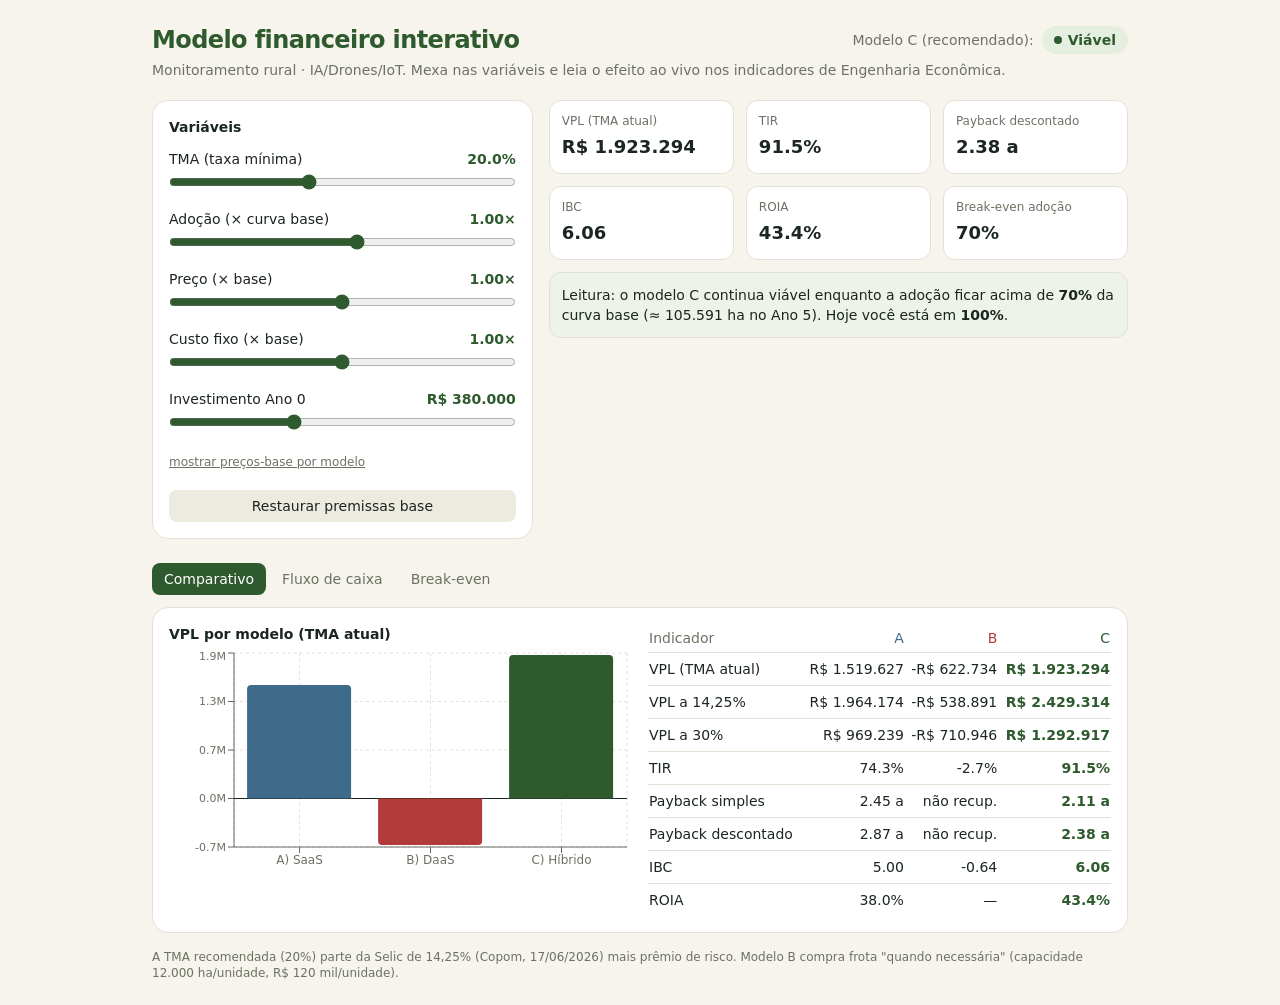
<file: site/index.html>
<!doctype html>
<html lang="pt-BR">
<head><meta charset="UTF-8"/><meta name="viewport" content="width=device-width, initial-scale=1.0"/>
<title>Modelo Financeiro Interativo — Monitoramento Rural</title>  <script type="module" crossorigin src="./assets/index-D7W9AQQH.js"></script>
  <link rel="stylesheet" crossorigin href="./assets/index-fCm2UwLn.css">
</head>
<body><div id="root"></div></body>
</html>
</file>
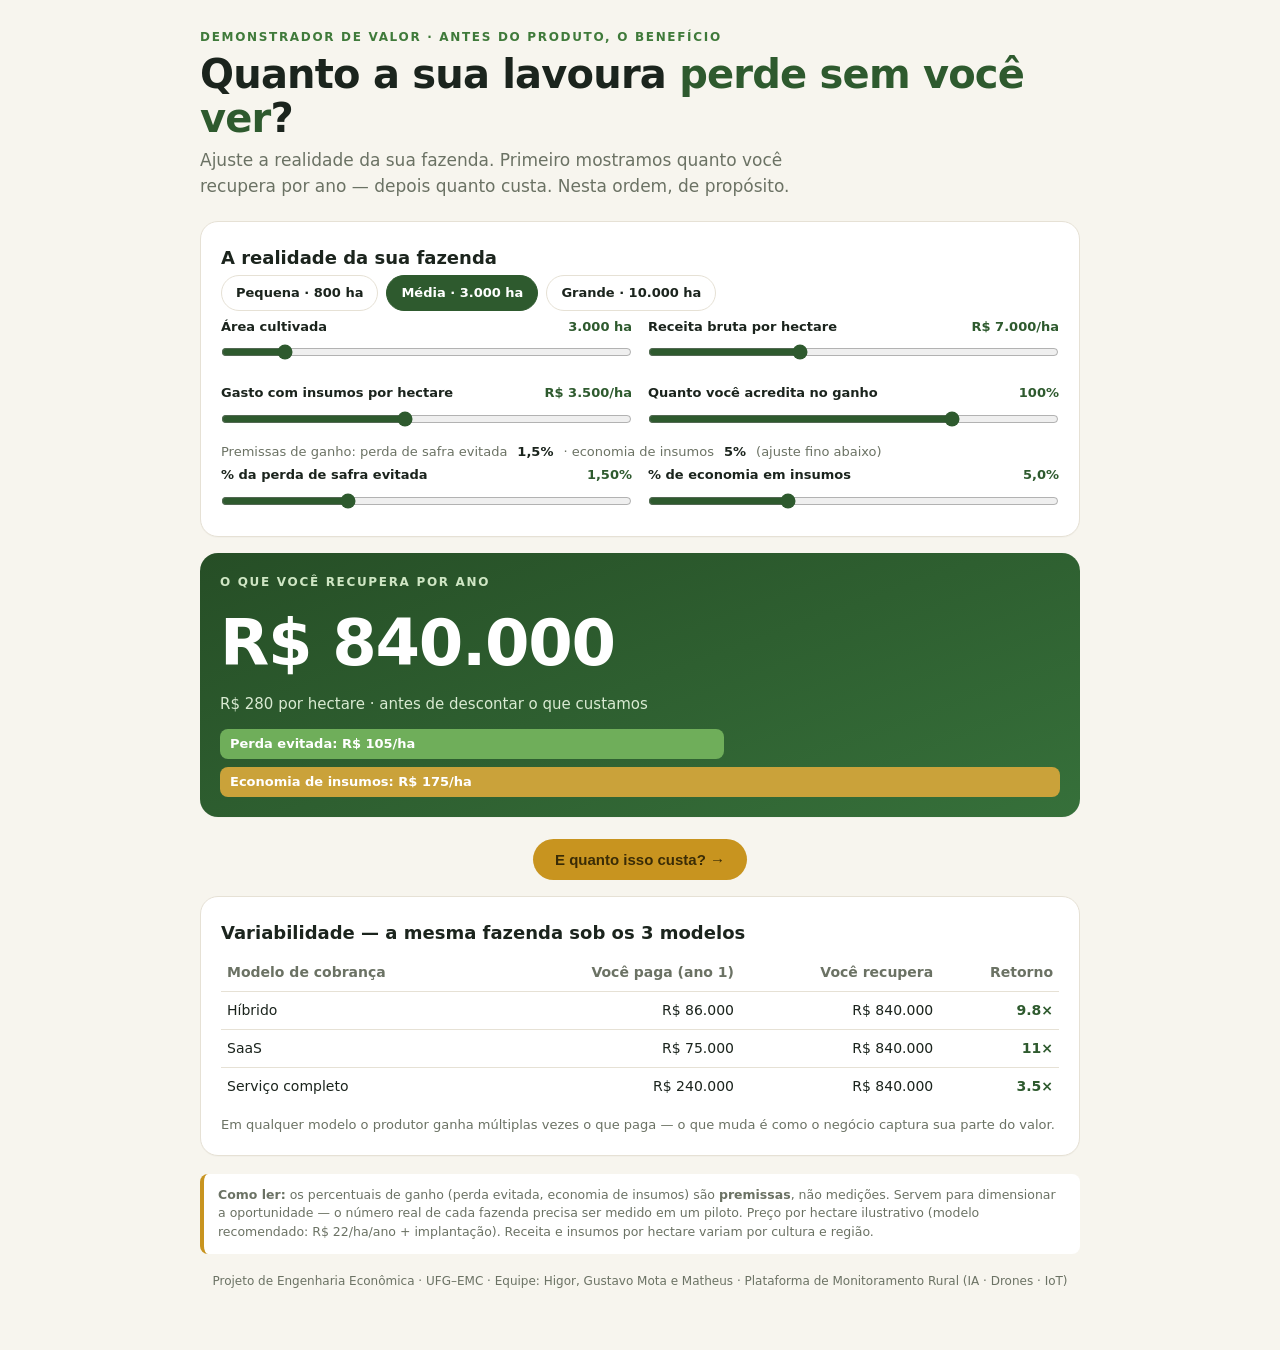
<file: mvp/demonstrador_valor.html>
<!DOCTYPE html>
<html lang="pt-BR">
<head>
<meta charset="UTF-8">
<meta name="viewport" content="width=device-width, initial-scale=1.0">
<title>Demonstrador de Valor — Monitoramento Rural</title>
<style>
  :root{
    --green:#2E5A2E; --green2:#3f7a3a; --wheat:#C8941F; --ink:#1b241d;
    --paper:#F7F5EE; --card:#ffffff; --muted:#6b7264; --line:#e6e1d5;
    --red:#b23a3a; --mint:#e9f1e3;
  }
  *{box-sizing:border-box}
  body{margin:0;background:var(--paper);color:var(--ink);
    font-family:ui-sans-serif,system-ui,"Segoe UI",Roboto,Helvetica,Arial,sans-serif;line-height:1.5}
  .wrap{max-width:920px;margin:0 auto;padding:28px 20px 60px}
  .eyebrow{letter-spacing:.14em;text-transform:uppercase;font-size:12px;font-weight:700;color:var(--green2)}
  h1{font-size:clamp(26px,5vw,40px);line-height:1.1;margin:6px 0 8px;font-weight:800;letter-spacing:-.02em}
  h1 .accent{color:var(--green)}
  .lede{color:var(--muted);font-size:17px;max-width:60ch;margin:0 0 22px}
  .card{background:var(--card);border:1px solid var(--line);border-radius:18px;padding:20px;margin:16px 0;
    box-shadow:0 1px 0 rgba(0,0,0,.02)}
  .row{display:grid;grid-template-columns:1fr 1fr;gap:16px}
  @media(max-width:640px){.row{grid-template-columns:1fr}}
  label{display:block;font-size:13px;color:var(--ink);font-weight:600;margin-bottom:6px}
  .val{float:right;color:var(--green);font-weight:700;font-variant-numeric:tabular-nums}
  input[type=range]{width:100%;accent-color:var(--green);margin:2px 0 4px}
  .chips{display:flex;gap:8px;flex-wrap:wrap;margin:2px 0 4px}
  .chip{border:1px solid var(--line);background:#fff;border-radius:999px;padding:7px 14px;font-size:13px;font-weight:600;
    cursor:pointer;color:var(--ink);transition:.15s}
  .chip:hover{border-color:var(--green2)}
  .chip.active{background:var(--green);border-color:var(--green);color:#fff}
  .benefit{background:linear-gradient(160deg,#264e26,#36703a);color:#fff;border:none}
  .benefit .eyebrow{color:#cfe6c4}
  .big{font-size:clamp(38px,9vw,64px);font-weight:800;letter-spacing:-.02em;font-variant-numeric:tabular-nums;margin:4px 0 2px}
  .sub{color:#d9ead2;font-size:15px}
  .bars{margin-top:14px}
  .bar{height:30px;border-radius:8px;display:flex;align-items:center;padding:0 10px;color:#fff;font-size:13px;font-weight:600;
    margin-top:8px;white-space:nowrap;overflow:hidden;min-width:fit-content}
  .b1{background:#6fae5a}.b2{background:#caa23a}
  .reveal-btn{display:inline-flex;align-items:center;gap:8px;background:var(--wheat);color:#3a2c06;border:none;
    border-radius:999px;padding:12px 22px;font-size:15px;font-weight:700;cursor:pointer;margin-top:6px}
  .reveal-btn:hover{filter:brightness(1.05)}
  .hidden{display:none}
  .kpis{display:grid;grid-template-columns:repeat(3,1fr);gap:12px;margin-top:6px}
  @media(max-width:560px){.kpis{grid-template-columns:1fr}}
  .kpi{border:1px solid var(--line);border-radius:14px;padding:14px;text-align:center;background:#fff}
  .kpi .n{font-size:26px;font-weight:800;color:var(--green);font-variant-numeric:tabular-nums}
  .kpi .l{font-size:12px;color:var(--muted);margin-top:2px}
  .pill{display:inline-block;background:var(--mint);color:var(--green);border-radius:999px;padding:4px 12px;font-size:13px;font-weight:700}
  table{width:100%;border-collapse:collapse;margin-top:8px;font-size:14px}
  th,td{text-align:right;padding:8px 6px;border-top:1px solid var(--line);font-variant-numeric:tabular-nums}
  th:first-child,td:first-child{text-align:left}
  thead th{color:var(--muted);font-weight:600;border-top:none}
  .note{font-size:12.5px;color:var(--muted);background:#fff;border-left:4px solid var(--wheat);
    border-radius:8px;padding:12px 14px;margin-top:18px}
  .foot{font-size:12px;color:var(--muted);margin-top:18px;text-align:center}
  h2{font-size:18px;margin:2px 0 4px}
  .switch{display:flex;align-items:center;gap:10px;font-size:13px;color:var(--muted);margin-top:8px}
</style>
</head>
<body>
<div class="wrap">

  <div class="eyebrow">Demonstrador de Valor &middot; antes do produto, o benefício</div>
  <h1>Quanto a sua lavoura <span class="accent">perde sem você ver</span>?</h1>
  <p class="lede">Ajuste a realidade da sua fazenda. Primeiro mostramos quanto você recupera por ano —
  depois quanto custa. Nesta ordem, de propósito.</p>

  <!-- ENTRADAS -->
  <div class="card">
    <h2>A realidade da sua fazenda</h2>
    <div class="chips" id="profiles">
      <div class="chip" data-area="800">Pequena &middot; 800 ha</div>
      <div class="chip active" data-area="3000">Média &middot; 3.000 ha</div>
      <div class="chip" data-area="10000">Grande &middot; 10.000 ha</div>
    </div>
    <div class="row" style="margin-top:6px">
      <div>
        <label>Área cultivada <span class="val" id="vArea"></span></label>
        <input type="range" id="area" min="200" max="20000" step="100" value="3000">
      </div>
      <div>
        <label>Receita bruta por hectare <span class="val" id="vRev"></span></label>
        <input type="range" id="rev" min="3000" max="14000" step="100" value="7000">
      </div>
      <div>
        <label>Gasto com insumos por hectare <span class="val" id="vIns"></span></label>
        <input type="range" id="ins" min="1500" max="6000" step="100" value="3500">
      </div>
      <div>
        <label>Quanto você acredita no ganho <span class="val" id="vBelief"></span></label>
        <input type="range" id="belief" min="40" max="120" step="5" value="100">
      </div>
    </div>
    <div class="switch">Premissas de ganho: perda de safra evitada
      <b id="lossLbl" style="color:var(--ink)">1,5%</b> &middot; economia de insumos
      <b id="saveLbl" style="color:var(--ink)">5%</b> (ajuste fino abaixo)</div>
    <div class="row" style="margin-top:4px">
      <div><label>% da perda de safra evitada <span class="val" id="vLoss"></span></label>
        <input type="range" id="loss" min="0" max="5" step="0.25" value="1.5"></div>
      <div><label>% de economia em insumos <span class="val" id="vSave"></span></label>
        <input type="range" id="save" min="0" max="15" step="0.5" value="5"></div>
    </div>
  </div>

  <!-- BENEFÍCIO (primeiro!) -->
  <div class="card benefit">
    <div class="eyebrow">O que você recupera por ano</div>
    <div class="big" id="benYear">R$ 0</div>
    <div class="sub" id="benHa">R$ 0 por hectare &middot; sem contar nada que você ainda não paga</div>
    <div class="bars">
      <div class="bar b1" id="barLoss">Perda de safra evitada</div>
      <div class="bar b2" id="barSave">Economia de insumos</div>
    </div>
  </div>

  <!-- REVELA O CUSTO depois -->
  <div style="text-align:center">
    <button class="reveal-btn" id="revealBtn">E quanto isso custa? &rarr;</button>
  </div>

  <div class="card hidden" id="costCard">
    <h2>O custo — e o que sobra para você</h2>
    <div class="chips" id="models">
      <div class="chip active" data-fee="22" data-setup="20000" data-name="Híbrido">Híbrido &middot; R$ 22/ha + implantação</div>
      <div class="chip" data-fee="25" data-setup="0" data-name="SaaS">SaaS &middot; R$ 25/ha</div>
      <div class="chip" data-fee="80" data-setup="0" data-name="Serviço completo">Serviço completo &middot; R$ 80/ha</div>
    </div>
    <div class="kpis">
      <div class="kpi"><div class="n" id="kCost">R$ 0</div><div class="l">você paga no 1º ano</div></div>
      <div class="kpi"><div class="n" id="kMult">0&times;</div><div class="l">retorno sobre o que paga</div></div>
      <div class="kpi"><div class="n" id="kPb">0</div><div class="l">payback (dias)</div></div>
    </div>
    <p style="margin:14px 0 0"><span class="pill" id="netPill">Sobra para você: R$ 0 / ano</span></p>
    <p style="font-size:14px;color:var(--muted);margin:10px 0 0">
      A lógica é simples: cobramos uma fração pequena do valor que ajudamos a criar.
      O preço por hectare é minúsculo perto da sua receita e do seu gasto com insumos —
      por isso o benefício vem sempre antes do produto.</p>
  </div>

  <!-- VARIABILIDADE: ótica do negócio -->
  <div class="card">
    <h2>Variabilidade — a mesma fazenda sob os 3 modelos</h2>
    <table id="cmp">
      <thead><tr><th>Modelo de cobrança</th><th>Você paga (ano 1)</th><th>Você recupera</th><th>Retorno</th></tr></thead>
      <tbody></tbody>
    </table>
    <p style="font-size:13px;color:var(--muted);margin:10px 0 0">
      Em qualquer modelo o produtor ganha múltiplas vezes o que paga — o que muda é como o negócio captura sua parte do valor.</p>
  </div>

  <div class="note">
    <b>Como ler:</b> os percentuais de ganho (perda evitada, economia de insumos) são <b>premissas</b>, não medições.
    Servem para dimensionar a oportunidade — o número real de cada fazenda precisa ser medido em um piloto.
    Preço por hectare ilustrativo (modelo recomendado: R$ 22/ha/ano + implantação). Receita e insumos por hectare variam por cultura e região.
  </div>
  <div class="foot">Projeto de Engenharia Econômica &middot; UFG&ndash;EMC &middot; Equipe: Higor, Gustavo Mota e Matheus &middot; Plataforma de Monitoramento Rural (IA &middot; Drones &middot; IoT)</div>
</div>

<script>
const $=id=>document.getElementById(id);
const brl=n=>new Intl.NumberFormat('pt-BR',{style:'currency',currency:'BRL',maximumFractionDigits:0}).format(n);
const state={area:3000,rev:7000,ins:3500,loss:1.5,save:5,belief:100,fee:22,setup:20000,model:'Híbrido',revealed:false};

function calc(fee,setup){
  const b=state.belief/100;
  const benHa=(state.rev*state.loss/100 + state.ins*state.save/100)*b;
  const lossHa=state.rev*state.loss/100*b, saveHa=state.ins*state.save/100*b;
  const benYear=benHa*state.area;
  const cost=fee*state.area+setup;
  const mult=cost>0?benYear/cost:0;
  const pbDays=benYear>0?cost/benYear*365:0;
  return {benHa,lossHa,saveHa,benYear,cost,mult,pbDays};
}

// count-up animation
function animate(el,to,fmt){
  const from=parseFloat(el.dataset.cur||"0"); const t0=performance.now(); const dur=500;
  function step(t){const k=Math.min(1,(t-t0)/dur); const v=from+(to-from)*(1-Math.pow(1-k,3));
    el.textContent=fmt(v); if(k<1)requestAnimationFrame(step); else el.dataset.cur=to;}
  requestAnimationFrame(step);
}

function render(){
  $('vArea').textContent=state.area.toLocaleString('pt-BR')+' ha';
  $('vRev').textContent=brl(state.rev)+'/ha';
  $('vIns').textContent=brl(state.ins)+'/ha';
  $('vLoss').textContent=state.loss.toFixed(2).replace('.',',')+'%';
  $('vSave').textContent=state.save.toFixed(1).replace('.',',')+'%';
  $('vBelief').textContent=state.belief+'%';
  $('lossLbl').textContent=state.loss.toString().replace('.',',')+'%';
  $('saveLbl').textContent=state.save.toString().replace('.',',')+'%';

  const r=calc(state.fee,state.setup);
  animate($('benYear'),r.benYear,brl);
  $('benHa').textContent=brl(r.benHa)+' por hectare \u00b7 antes de descontar o que custamos';
  // barras proporcionais
  const max=Math.max(r.lossHa,r.saveHa,1);
  $('barLoss').style.width=Math.max(18,r.lossHa/max*100)+'%';
  $('barSave').style.width=Math.max(18,r.saveHa/max*100)+'%';
  $('barLoss').textContent='Perda evitada: '+brl(r.lossHa)+'/ha';
  $('barSave').textContent='Economia de insumos: '+brl(r.saveHa)+'/ha';

  // custo
  $('kCost').textContent=brl(r.cost);
  $('kMult').textContent=(r.mult>=10?Math.round(r.mult):r.mult.toFixed(1))+'\u00d7';
  $('kPb').textContent=r.pbDays<1?'<1':Math.round(r.pbDays);
  const net=r.benYear-r.cost;
  $('netPill').textContent='Sobra para você: '+brl(net)+' / ano';

  // tabela 3 modelos
  const models=[['Híbrido',22,20000],['SaaS',25,0],['Serviço completo',80,0]];
  const tb=$('cmp').querySelector('tbody'); tb.innerHTML='';
  models.forEach(([nm,fee,setup])=>{
    const m=calc(fee,setup);
    const tr=document.createElement('tr');
    tr.innerHTML='<td>'+nm+'</td><td>'+brl(m.cost)+'</td><td>'+brl(m.benYear)+'</td><td><b style="color:var(--green)">'+
      (m.mult>=10?Math.round(m.mult):m.mult.toFixed(1))+'\u00d7</b></td>';
    tb.appendChild(tr);
  });
}

// listeners
['area','rev','ins','loss','save','belief'].forEach(id=>{
  $(id).addEventListener('input',e=>{state[id]=parseFloat(e.target.value);
    if(id==='area'){document.querySelectorAll('#profiles .chip').forEach(c=>c.classList.toggle('active',+c.dataset.area===state.area));}
    render();});
});
document.querySelectorAll('#profiles .chip').forEach(c=>c.addEventListener('click',()=>{
  state.area=+c.dataset.area; $('area').value=state.area;
  document.querySelectorAll('#profiles .chip').forEach(x=>x.classList.remove('active')); c.classList.add('active'); render();}));
document.querySelectorAll('#models .chip').forEach(c=>c.addEventListener('click',()=>{
  state.fee=+c.dataset.fee; state.setup=+c.dataset.setup; state.model=c.dataset.name;
  document.querySelectorAll('#models .chip').forEach(x=>x.classList.remove('active')); c.classList.add('active'); render();}));
$('revealBtn').addEventListener('click',()=>{$('costCard').classList.remove('hidden'); $('revealBtn').classList.add('hidden');
  $('costCard').scrollIntoView({behavior:'smooth',block:'center'});});

render();
</script>
</body>
</html>
</file>
<file: site/assets/index-fCm2UwLn.css>
*,:before,:after{--tw-border-spacing-x: 0;--tw-border-spacing-y: 0;--tw-translate-x: 0;--tw-translate-y: 0;--tw-rotate: 0;--tw-skew-x: 0;--tw-skew-y: 0;--tw-scale-x: 1;--tw-scale-y: 1;--tw-pan-x: ;--tw-pan-y: ;--tw-pinch-zoom: ;--tw-scroll-snap-strictness: proximity;--tw-gradient-from-position: ;--tw-gradient-via-position: ;--tw-gradient-to-position: ;--tw-ordinal: ;--tw-slashed-zero: ;--tw-numeric-figure: ;--tw-numeric-spacing: ;--tw-numeric-fraction: ;--tw-ring-inset: ;--tw-ring-offset-width: 0px;--tw-ring-offset-color: #fff;--tw-ring-color: rgb(59 130 246 / .5);--tw-ring-offset-shadow: 0 0 #0000;--tw-ring-shadow: 0 0 #0000;--tw-shadow: 0 0 #0000;--tw-shadow-colored: 0 0 #0000;--tw-blur: ;--tw-brightness: ;--tw-contrast: ;--tw-grayscale: ;--tw-hue-rotate: ;--tw-invert: ;--tw-saturate: ;--tw-sepia: ;--tw-drop-shadow: ;--tw-backdrop-blur: ;--tw-backdrop-brightness: ;--tw-backdrop-contrast: ;--tw-backdrop-grayscale: ;--tw-backdrop-hue-rotate: ;--tw-backdrop-invert: ;--tw-backdrop-opacity: ;--tw-backdrop-saturate: ;--tw-backdrop-sepia: ;--tw-contain-size: ;--tw-contain-layout: ;--tw-contain-paint: ;--tw-contain-style: }::backdrop{--tw-border-spacing-x: 0;--tw-border-spacing-y: 0;--tw-translate-x: 0;--tw-translate-y: 0;--tw-rotate: 0;--tw-skew-x: 0;--tw-skew-y: 0;--tw-scale-x: 1;--tw-scale-y: 1;--tw-pan-x: ;--tw-pan-y: ;--tw-pinch-zoom: ;--tw-scroll-snap-strictness: proximity;--tw-gradient-from-position: ;--tw-gradient-via-position: ;--tw-gradient-to-position: ;--tw-ordinal: ;--tw-slashed-zero: ;--tw-numeric-figure: ;--tw-numeric-spacing: ;--tw-numeric-fraction: ;--tw-ring-inset: ;--tw-ring-offset-width: 0px;--tw-ring-offset-color: #fff;--tw-ring-color: rgb(59 130 246 / .5);--tw-ring-offset-shadow: 0 0 #0000;--tw-ring-shadow: 0 0 #0000;--tw-shadow: 0 0 #0000;--tw-shadow-colored: 0 0 #0000;--tw-blur: ;--tw-brightness: ;--tw-contrast: ;--tw-grayscale: ;--tw-hue-rotate: ;--tw-invert: ;--tw-saturate: ;--tw-sepia: ;--tw-drop-shadow: ;--tw-backdrop-blur: ;--tw-backdrop-brightness: ;--tw-backdrop-contrast: ;--tw-backdrop-grayscale: ;--tw-backdrop-hue-rotate: ;--tw-backdrop-invert: ;--tw-backdrop-opacity: ;--tw-backdrop-saturate: ;--tw-backdrop-sepia: ;--tw-contain-size: ;--tw-contain-layout: ;--tw-contain-paint: ;--tw-contain-style: }*,:before,:after{box-sizing:border-box;border-width:0;border-style:solid;border-color:#e5e7eb}:before,:after{--tw-content: ""}html,:host{line-height:1.5;-webkit-text-size-adjust:100%;-moz-tab-size:4;-o-tab-size:4;tab-size:4;font-family:ui-sans-serif,system-ui,sans-serif,"Apple Color Emoji","Segoe UI Emoji",Segoe UI Symbol,"Noto Color Emoji";font-feature-settings:normal;font-variation-settings:normal;-webkit-tap-highlight-color:transparent}body{margin:0;line-height:inherit}hr{height:0;color:inherit;border-top-width:1px}abbr:where([title]){-webkit-text-decoration:underline dotted;text-decoration:underline dotted}h1,h2,h3,h4,h5,h6{font-size:inherit;font-weight:inherit}a{color:inherit;text-decoration:inherit}b,strong{font-weight:bolder}code,kbd,samp,pre{font-family:ui-monospace,SFMono-Regular,Menlo,Monaco,Consolas,Liberation Mono,Courier New,monospace;font-feature-settings:normal;font-variation-settings:normal;font-size:1em}small{font-size:80%}sub,sup{font-size:75%;line-height:0;position:relative;vertical-align:baseline}sub{bottom:-.25em}sup{top:-.5em}table{text-indent:0;border-color:inherit;border-collapse:collapse}button,input,optgroup,select,textarea{font-family:inherit;font-feature-settings:inherit;font-variation-settings:inherit;font-size:100%;font-weight:inherit;line-height:inherit;letter-spacing:inherit;color:inherit;margin:0;padding:0}button,select{text-transform:none}button,input:where([type=button]),input:where([type=reset]),input:where([type=submit]){-webkit-appearance:button;background-color:transparent;background-image:none}:-moz-focusring{outline:auto}:-moz-ui-invalid{box-shadow:none}progress{vertical-align:baseline}::-webkit-inner-spin-button,::-webkit-outer-spin-button{height:auto}[type=search]{-webkit-appearance:textfield;outline-offset:-2px}::-webkit-search-decoration{-webkit-appearance:none}::-webkit-file-upload-button{-webkit-appearance:button;font:inherit}summary{display:list-item}blockquote,dl,dd,h1,h2,h3,h4,h5,h6,hr,figure,p,pre{margin:0}fieldset{margin:0;padding:0}legend{padding:0}ol,ul,menu{list-style:none;margin:0;padding:0}dialog{padding:0}textarea{resize:vertical}input::-moz-placeholder,textarea::-moz-placeholder{opacity:1;color:#9ca3af}input::placeholder,textarea::placeholder{opacity:1;color:#9ca3af}button,[role=button]{cursor:pointer}:disabled{cursor:default}img,svg,video,canvas,audio,iframe,embed,object{display:block;vertical-align:middle}img,video{max-width:100%;height:auto}[hidden]:where(:not([hidden=until-found])){display:none}.mx-auto{margin-left:auto;margin-right:auto}.mb-1{margin-bottom:.25rem}.mb-2{margin-bottom:.5rem}.mb-3{margin-bottom:.75rem}.mb-5{margin-bottom:1.25rem}.mt-0\.5{margin-top:.125rem}.mt-1{margin-top:.25rem}.mt-3{margin-top:.75rem}.mt-4{margin-top:1rem}.mt-6{margin-top:1.5rem}.block{display:block}.flex{display:flex}.inline-flex{display:inline-flex}.table{display:table}.grid{display:grid}.w-full{width:100%}.max-w-5xl{max-width:64rem}.grid-cols-2{grid-template-columns:repeat(2,minmax(0,1fr))}.flex-wrap{flex-wrap:wrap}.items-center{align-items:center}.items-baseline{align-items:baseline}.justify-between{justify-content:space-between}.gap-1{gap:.25rem}.gap-1\.5{gap:.375rem}.gap-2{gap:.5rem}.gap-3{gap:.75rem}.gap-4{gap:1rem}.overflow-x-auto{overflow-x:auto}.rounded{border-radius:.25rem}.rounded-2xl{border-radius:1rem}.rounded-full{border-radius:9999px}.rounded-lg{border-radius:.5rem}.rounded-xl{border-radius:.75rem}.border{border-width:1px}.p-3{padding:.75rem}.p-4{padding:1rem}.px-2{padding-left:.5rem;padding-right:.5rem}.px-3{padding-left:.75rem;padding-right:.75rem}.py-1{padding-top:.25rem;padding-bottom:.25rem}.py-1\.5{padding-top:.375rem;padding-bottom:.375rem}.text-left{text-align:left}.text-right{text-align:right}.text-2xl{font-size:1.5rem;line-height:2rem}.text-lg{font-size:1.125rem;line-height:1.75rem}.text-sm{font-size:.875rem;line-height:1.25rem}.text-xs{font-size:.75rem;line-height:1rem}.font-bold{font-weight:700}.font-medium{font-weight:500}.font-semibold{font-weight:600}.tabular-nums{--tw-numeric-spacing: tabular-nums;font-variant-numeric:var(--tw-ordinal) var(--tw-slashed-zero) var(--tw-numeric-figure) var(--tw-numeric-spacing) var(--tw-numeric-fraction)}.tracking-tight{letter-spacing:-.025em}.underline{text-decoration-line:underline}html,body,#root{height:100%;margin:0}@media (min-width: 640px){.sm\:grid-cols-3{grid-template-columns:repeat(3,minmax(0,1fr))}.sm\:p-6{padding:1.5rem}}@media (min-width: 768px){.md\:col-span-2{grid-column:span 2 / span 2}.md\:col-span-3{grid-column:span 3 / span 3}.md\:grid-cols-5{grid-template-columns:repeat(5,minmax(0,1fr))}}@media (min-width: 1024px){.lg\:grid-cols-2{grid-template-columns:repeat(2,minmax(0,1fr))}}
</file>
